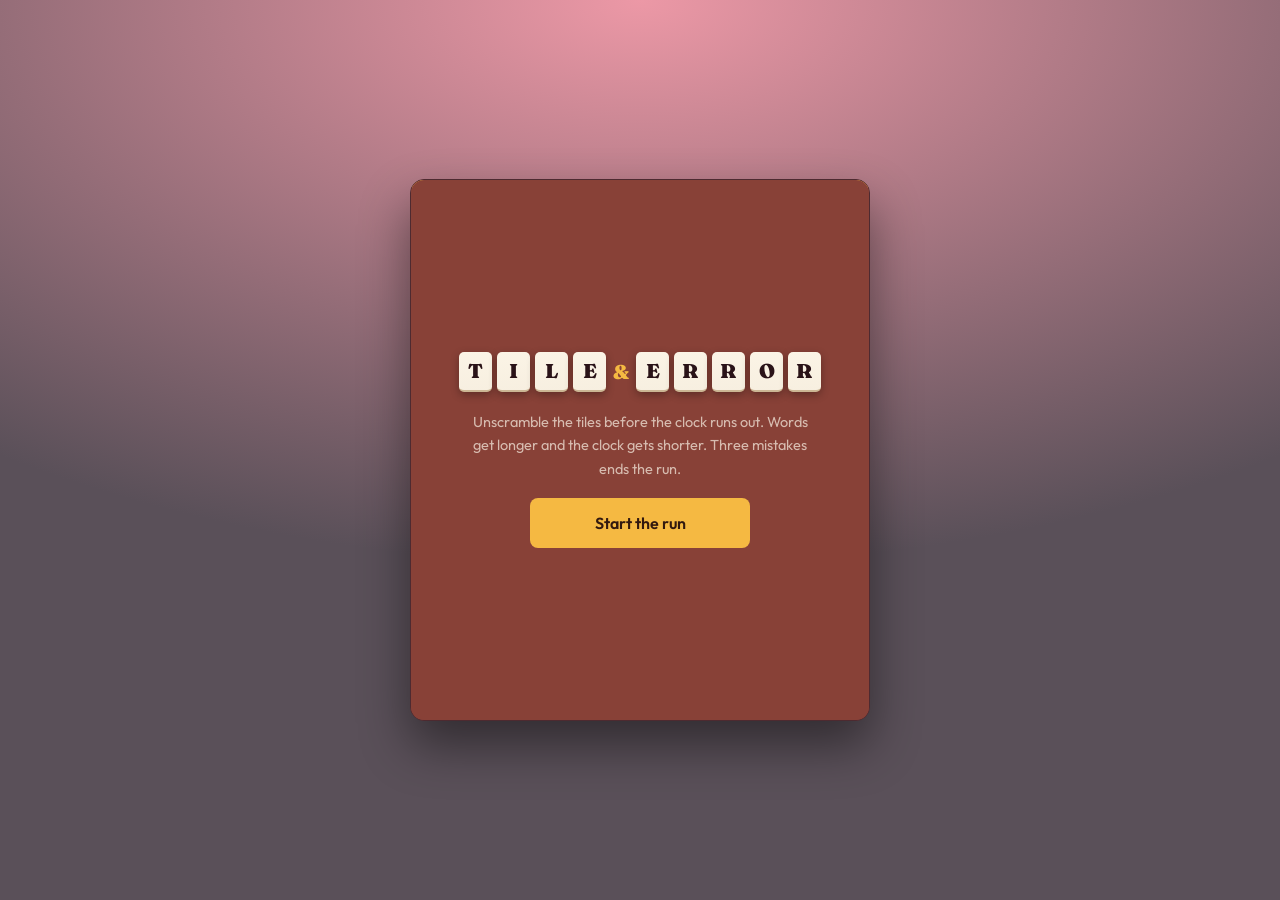
<file: WordRush/index.html>
<!DOCTYPE html>
<html lang="en">
<head>
<meta charset="UTF-8">
<meta name="viewport" content="width=device-width, initial-scale=1, viewport-fit=cover">
<title>Tile &amp; Error</title>
<link rel="preconnect" href="https://fonts.googleapis.com">
<link rel="preconnect" href="https://fonts.gstatic.com" crossorigin>
<link href="https://fonts.googleapis.com/css2?family=Fraunces:opsz,wght@9..144,600;9..144,900&family=Outfit:wght@400;500;600&display=swap" rel="stylesheet">
<link rel="stylesheet" href="./style.css">
<link rel="shortcut icon" type="image/jpg" href="[data-uri]"/>

</head>
<body>

<main class="board">

  <!-- start screen -->
  <section class="screen" id="startScreen">
    <div class="titlerack" aria-label="Tile and Error">
      <span class="tile">T</span><span class="tile">I</span><span class="tile">L</span><span class="tile">E</span>
      <span class="tile amp">&amp;</span>
      <span class="tile">E</span><span class="tile">R</span><span class="tile">R</span><span class="tile">O</span><span class="tile">R</span>
    </div>
    <p>Unscramble the tiles before the clock runs out. Words get longer and the clock gets shorter. Three mistakes ends the run.</p>
    <button class="primary" id="startBtn">Start the run</button>
  </section>

  <!-- game over screen -->
  <section class="screen" id="overScreen" hidden>
    <h2 class="wordmark" style="font-size:24px">Run over</h2>
    <div class="tally">
      <div>score<b class="gold" id="finalScore">0</b></div>
      <div>level<b id="finalLevel">1</b></div>
      <div>best<b id="finalBest">0</b></div>
    </div>
    <p class="final-word" id="finalWord"></p>
    <button class="primary" id="againBtn">Play again</button>
  </section>

  <div class="rail" id="rail"><span id="railFill"></span></div>

  <header>
    <div class="wordmark">Tile <em>&amp;</em> Error</div>
    <div class="status">
      <span class="secs" id="secsOut">30s</span>
      <span>level <b id="levelOut">1</b></span>
      <span class="lives" id="lives" aria-label="lives remaining">
        <i></i><i></i><i></i>
      </span>
    </div>
  </header>

  <div class="play">
    <div class="rack" id="rack"></div>

    <p class="hint" id="hint">Hint locked. You have three for the whole run.</p>

    <input type="text" id="answer" spellcheck="false" autocomplete="off"
           autocapitalize="off" placeholder="Type the word">

    <p class="msg" id="msg" role="status" aria-live="polite"></p>

    <button class="primary" id="checkBtn">Check word</button>
    <div class="minor">
      <button id="shuffleBtn">Shuffle</button>
      <button id="hintBtn">Hint (3)</button>
      <button id="skipBtn">Skip</button>
    </div>
  </div>

  <footer>
    <span>score <b id="scoreOut">0</b></span>
    <span>streak <b id="streakOut">&times;1</b></span>
    <span>best <b id="bestOut">0</b></span>
  </footer>

</main>

<script src="./script.js"></script>
</body>
</html>
</file>
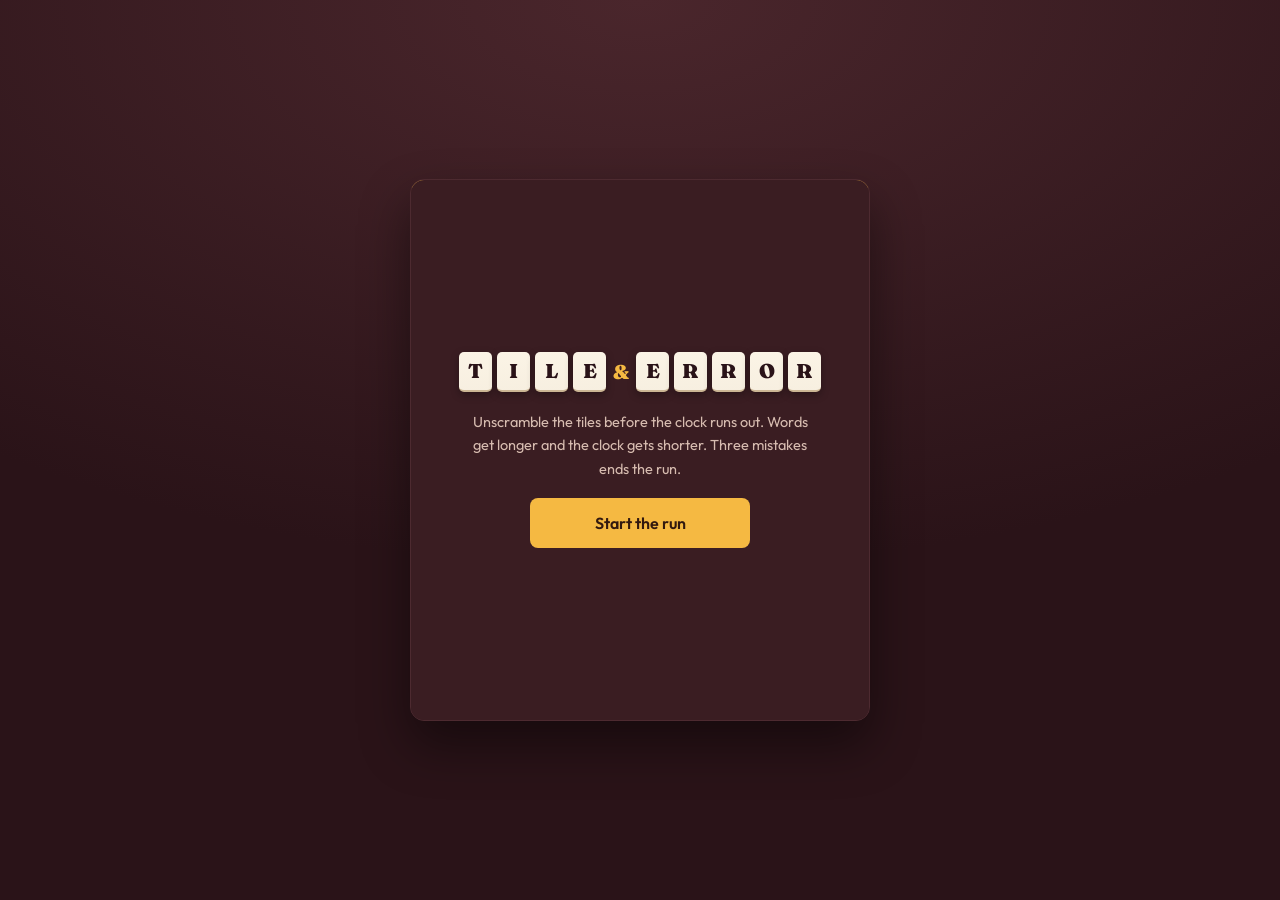
<file: WordRush/tile-and-error.html>
<!DOCTYPE html>
<html lang="en">
<head>
<meta charset="UTF-8">
<meta name="viewport" content="width=device-width, initial-scale=1, viewport-fit=cover">
<title>Tile &amp; Error</title>
<link rel="preconnect" href="https://fonts.googleapis.com">
<link rel="preconnect" href="https://fonts.gstatic.com" crossorigin>
<link href="https://fonts.googleapis.com/css2?family=Fraunces:opsz,wght@9..144,600;9..144,900&family=Outfit:wght@400;500;600&display=swap" rel="stylesheet">
<link rel="shortcut icon" type="image/jpg" href="[data-uri]"/>

<style>
  :root{
    color-scheme: dark;
    --board:#3a1d22;
    --board-deep:#2a1318;
    --board-edge:#4d2a30;
    --bone:#f7efe0;
    --bone-edge:#cbb694;
    --ink:#2a1318;
    --mustard:#f5b942;
    --sage:#a9d98c;
    --rust:#ff8f70;
    --paper:#fdf6ec;
    --muted:#d7bcb0;
    box-sizing:border-box;
    padding-top: env(safe-area-inset-top, 0px);
    padding-bottom: env(safe-area-inset-bottom, 0px);
  }
  *,*::before,*::after{box-sizing:border-box;margin:0;padding:0}
  html{height:100%}
  body{
    min-height:100%;
    display:flex;
    align-items:center;
    justify-content:center;
    padding:24px 14px;
    background:var(--board-deep);
    background-image:
      radial-gradient(120% 90% at 50% 0%, #4a262c 0%, #2a1318 70%);
    font-family:"Outfit","Helvetica Neue",Arial,sans-serif;
    color:var(--paper);
    -webkit-font-smoothing:antialiased;
  }

  .board{
    width:100%;
    max-width:460px;
    background:var(--board);
    border:1px solid var(--board-edge);
    border-radius:14px;
    box-shadow:0 24px 50px rgba(0,0,0,.45), inset 0 1px 0 rgba(255,255,255,.05);
    overflow:hidden;
    position:relative;
  }

  /* ---------- timer rail ---------- */
  .rail{height:8px;background:rgba(0,0,0,.4)}
  .rail span{
    display:block;height:100%;width:100%;
    background:var(--mustard);
    box-shadow:0 0 12px rgba(245,185,66,.5);
    transition:width .1s linear, background-color .3s ease;
  }
  .rail.low span{background:var(--rust);box-shadow:0 0 14px rgba(255,143,112,.6)}

  /* ---------- header ---------- */
  header{
    display:flex;align-items:baseline;justify-content:space-between;gap:12px;
    padding:16px 20px 14px;
    border-bottom:1px solid var(--board-edge);
  }
  .wordmark{
    font-family:"Fraunces","Iowan Old Style",Georgia,serif;
    font-weight:900;font-size:19px;letter-spacing:-.01em;color:var(--paper);
  }
  .wordmark em{font-style:normal;color:var(--mustard)}
  .status{display:flex;align-items:center;gap:13px;font-size:14px;color:var(--muted)}
  .status b{color:var(--paper);font-weight:600}
  .status .secs{
    font-variant-numeric:tabular-nums;
    color:var(--mustard);font-weight:600;
  }
  .status .secs.low{color:var(--rust)}
  .lives{display:flex;gap:4px}
  .lives i{
    width:10px;height:13px;border-radius:2px;
    background:var(--bone);border:1px solid var(--bone-edge);
    transition:background-color .3s ease, opacity .3s ease;
  }
  .lives i.gone{background:transparent;border-color:var(--board-edge);opacity:.6}

  /* ---------- play area ---------- */
  .play{padding:26px 20px 22px}

  .rack{
    display:flex;flex-wrap:wrap;justify-content:center;gap:7px;
    min-height:62px;margin-bottom:22px;
  }
  .tile{
    width:44px;height:52px;
    display:flex;align-items:center;justify-content:center;
    background:linear-gradient(175deg,#fbf4e6,var(--bone));
    color:var(--ink);
    border-radius:5px;
    border-bottom:3px solid var(--bone-edge);
    font-family:"Fraunces","Iowan Old Style",Georgia,serif;
    font-weight:900;font-size:26px;line-height:1;
    text-transform:uppercase;
    user-select:none;
    box-shadow:0 3px 8px rgba(0,0,0,.3);
    animation:drop .32s cubic-bezier(.2,1.2,.4,1) backwards;
  }
  @keyframes drop{
    from{transform:translateY(-16px) rotate(-6deg);opacity:0}
    to{transform:none;opacity:1}
  }
  .rack.wrong{animation:shake .4s ease}
  @keyframes shake{
    20%{transform:translateX(-9px)} 40%{transform:translateX(8px)}
    60%{transform:translateX(-5px)} 80%{transform:translateX(3px)}
  }
  .rack.right .tile{background:linear-gradient(175deg,#d7e6c9,#b9d1a4);border-bottom-color:#8ba777}

  .hint{
    display:flex;align-items:center;gap:10px;
    min-height:48px;padding:12px 15px;margin-bottom:16px;
    background:rgba(0,0,0,.22);
    border-left:4px solid var(--board-edge);
    border-radius:0 6px 6px 0;
    font-size:15.5px;line-height:1.5;color:var(--muted);
  }
  .hint.open{
    border-left-color:var(--mustard);
    background:rgba(245,185,66,.12);
    color:var(--paper);font-weight:500;
  }

  input[type=text]{
    width:100%;height:52px;padding:0 16px;
    font-family:inherit;font-size:17px;letter-spacing:.06em;
    color:var(--paper);
    background:rgba(0,0,0,.28);
    border:1px solid var(--board-edge);
    border-radius:8px;
    outline:none;
    transition:border-color .2s ease, background-color .2s ease;
  }
  input::placeholder{color:#b2928a}
  input:focus{border-color:var(--mustard);background:rgba(0,0,0,.4)}

  .msg{
    display:flex;align-items:center;
    min-height:50px;margin:12px 0 16px;padding:12px 15px;
    border-radius:8px;
    border:1px solid transparent;
    background:rgba(0,0,0,.2);
    font-size:15.5px;font-weight:500;line-height:1.4;
    color:var(--muted);
  }
  .msg:empty{
    min-height:50px;background:rgba(0,0,0,.1);
    border:1px dashed var(--board-edge);
  }
  .msg.ok{
    color:#d7f0c0;background:rgba(169,217,140,.16);border-color:rgba(169,217,140,.5);
  }
  .msg.bad{
    color:#ffcdbc;background:rgba(255,143,112,.16);border-color:rgba(255,143,112,.5);
  }
  .msg.note{
    color:#ffe0a8;background:rgba(245,185,66,.14);border-color:rgba(245,185,66,.45);
  }
  .msg.pop{animation:pop .3s ease}
  @keyframes pop{from{transform:scale(.97);opacity:.4}to{transform:none;opacity:1}}

  button{
    font-family:inherit;cursor:pointer;border:none;outline:none;
    transition:transform .15s ease, background-color .2s ease, color .2s ease;
  }
  button:active{transform:scale(.97)}
  button:focus-visible{outline:2px solid var(--mustard);outline-offset:2px}

  .primary{
    width:100%;height:50px;
    background:var(--mustard);color:#32190f;
    font-size:16px;font-weight:600;border-radius:8px;
  }
  .primary:hover{background:#efb045}

  .minor{
    display:flex;gap:8px;margin-top:10px;
  }
  .minor button{
    flex:1;padding:12px 4px;
    background:rgba(255,255,255,.06);color:var(--paper);
    border:1px solid #63383f;border-radius:8px;
    font-size:14px;font-weight:500;
  }
  .minor button:hover:not(:disabled){color:var(--paper);background:rgba(255,255,255,.05)}
  .minor button:disabled{opacity:.35;cursor:not-allowed}

  footer{
    display:flex;justify-content:space-between;
    padding:14px 20px;border-top:1px solid var(--board-edge);
    font-size:14px;color:var(--muted);
  }
  footer b{color:var(--paper);font-weight:600;font-variant-numeric:tabular-nums}

  /* ---------- overlay screens ---------- */
  .screen{
    position:absolute;inset:0;z-index:5;
    display:flex;flex-direction:column;align-items:center;justify-content:center;
    gap:18px;padding:32px 26px;text-align:center;
    background:var(--board);
  }
  .screen[hidden]{display:none}
  .titlerack{display:flex;flex-wrap:wrap;justify-content:center;gap:5px}
  .titlerack .tile{width:33px;height:40px;font-size:20px;border-bottom-width:2px}
  .titlerack .amp{background:none;box-shadow:none;border:none;color:var(--mustard);width:20px}
  .screen p{max-width:34ch;font-size:14.5px;line-height:1.6;color:var(--muted)}
  .screen .primary{max-width:220px}
  .tally{
    display:flex;gap:28px;justify-content:center;
    font-size:13px;color:var(--muted);
  }
  .tally b{
    display:block;font-family:"Fraunces",Georgia,serif;font-weight:900;
    font-size:30px;color:var(--paper);line-height:1.2;
  }
  .tally b.gold{color:var(--mustard)}
  .final-word{font-size:14.5px;color:var(--muted)}
  .final-word b{color:var(--paper);font-weight:600;letter-spacing:.08em}

  @media (max-width:400px){
    .tile{width:38px;height:46px;font-size:22px}
    .play{padding:22px 16px 18px}
  }
  @media (prefers-reduced-motion:reduce){
    *{animation:none !important;transition:none !important}
  }
</style>
</head>
<body>

<main class="board">

  <!-- start screen -->
  <section class="screen" id="startScreen">
    <div class="titlerack" aria-label="Tile and Error">
      <span class="tile">T</span><span class="tile">I</span><span class="tile">L</span><span class="tile">E</span>
      <span class="tile amp">&amp;</span>
      <span class="tile">E</span><span class="tile">R</span><span class="tile">R</span><span class="tile">O</span><span class="tile">R</span>
    </div>
    <p>Unscramble the tiles before the clock runs out. Words get longer and the clock gets shorter. Three mistakes ends the run.</p>
    <button class="primary" id="startBtn">Start the run</button>
  </section>

  <!-- game over screen -->
  <section class="screen" id="overScreen" hidden>
    <h2 class="wordmark" style="font-size:24px">Run over</h2>
    <div class="tally">
      <div>score<b class="gold" id="finalScore">0</b></div>
      <div>level<b id="finalLevel">1</b></div>
      <div>best<b id="finalBest">0</b></div>
    </div>
    <p class="final-word" id="finalWord"></p>
    <button class="primary" id="againBtn">Play again</button>
  </section>

  <div class="rail" id="rail"><span id="railFill"></span></div>

  <header>
    <div class="wordmark">Tile <em>&amp;</em> Error</div>
    <div class="status">
      <span class="secs" id="secsOut">30s</span>
      <span>level <b id="levelOut">1</b></span>
      <span class="lives" id="lives" aria-label="lives remaining">
        <i></i><i></i><i></i>
      </span>
    </div>
  </header>

  <div class="play">
    <div class="rack" id="rack"></div>

    <p class="hint" id="hint">Hint locked. You have three for the whole run.</p>

    <input type="text" id="answer" spellcheck="false" autocomplete="off"
           autocapitalize="off" placeholder="Type the word">

    <p class="msg" id="msg" role="status" aria-live="polite"></p>

    <button class="primary" id="checkBtn">Check word</button>
    <div class="minor">
      <button id="shuffleBtn">Shuffle</button>
      <button id="hintBtn">Hint (3)</button>
      <button id="skipBtn">Skip</button>
    </div>
  </div>

  <footer>
    <span>score <b id="scoreOut">0</b></span>
    <span>streak <b id="streakOut">&times;1</b></span>
    <span>best <b id="bestOut">0</b></span>
  </footer>

</main>

<script>
const BANK = {
  easy: [
    ["okra","Green pod that turns slimy when cooked"],
    ["candy","Traded by the bagful every Halloween"],
    ["field","Open land where crops are grown"],
    ["taste","What the tongue is for"],
    ["group","A number of people or things together"],
    ["piano","Eighty-eight keys, black and white"],
    ["river","Fresh water heading for the sea"],
    ["cloud","Floats overhead and sometimes leaks"],
    ["bread","Flour, water, yeast, heat"],
    ["chair","Furniture built for one seated person"],
    ["lemon","Sour yellow citrus"],
    ["tiger","Striped big cat of Asia"],
    ["brush","Moves paint, or tidies hair"],
    ["ghost","Said to haunt the old house"],
    ["sugar","Spooned into tea"],
    ["knife","Blade for cutting at the table"],
    ["storm","Wind and rain arriving together"],
    ["mouse","A rodent, and a thing on your desk"],
    ["crown","Worn by a monarch"],
    ["beach","Where the sand meets the sea"],
    ["clock","Tells the time from the wall"],
    ["glove","Keeps one hand warm"],
    ["train","Runs on rails between stations"],
    ["honey","Made by bees, stolen by us"],
    ["shelf","A plank on the wall for books"],
    ["whale","Biggest animal in the ocean"],
    ["juice","Squeezed straight out of fruit"],
    ["cabin","Small wooden house in the woods"],
    ["flame","The visible part of a fire"],
    ["store","Large shop where goods are traded"]
  ],
  medium: [
    ["meeting","People gathering to talk business"],
    ["number","Symbol used for counting"],
    ["canvas","Cloth a painter works on"],
    ["garden","A plot kept for flowers and plants"],
    ["feather","The outer covering of a bird"],
    ["comfort","A pleasant feeling of ease"],
    ["tongue","The muscular organ of the mouth"],
    ["country","A politically defined region"],
    ["friend","Someone you chose, not inherited"],
    ["pocket","Sewn into clothes to carry small things"],
    ["needle","A thin, sharp metal pin"],
    ["expert","Someone who knows a field deeply"],
    ["second","One sixtieth of a minute"],
    ["resume","One page that tells them about you"],
    ["library","Borrow books from here"],
    ["pajamas","Many developers work in them"],
    ["guitar","Six strings over a hollow body"],
    ["bridge","Carries a road across the water"],
    ["castle","Stone fortress with towers"],
    ["dragon","Fire-breathing beast of legend"],
    ["market","Stalls selling produce"],
    ["pencil","Graphite wrapped in wood"],
    ["rocket","Burns fuel to reach orbit"],
    ["silver","Metal of the second-place medal"],
    ["winter","The coldest season"],
    ["puzzle","Pieces that only fit one way"],
    ["mirror","Shows you your own face"],
    ["island","Land with water all the way round"],
    ["forest","A dense stand of trees"],
    ["anchor","Dropped to hold a ship in place"],
    ["candle","Wax wrapped around a wick"],
    ["desert","Dry land where rain rarely falls"],
    ["engine","Turns fuel into motion"],
    ["fossil","Ancient remains left in rock"],
    ["hammer","Drives the nail home"],
    ["jungle","Thick tropical forest"],
    ["kitchen","The room where meals are made"],
    ["lantern","A portable light with a handle"],
    ["monster","What children fear under the bed"],
    ["octopus","Eight arms and three hearts"],
    ["pyramid","Tomb built in ancient Egypt"],
    ["quarter","One of four equal parts"],
    ["respect","Earned rather than demanded"],
    ["thunder","The sound that follows the flash"],
    ["village","Smaller than a town"],
    ["whisper","Speech without any voice behind it"],
    ["diamond","The hardest natural gem"],
    ["gravity","What keeps you on the ground"],
    ["harvest","Bringing the crop in"],
    ["journey","Travel from one place to another"],
    ["machine","Does work through moving parts"],
    ["mystery","A question with no answer yet"]
  ],
  hard: [
    ["addition","Putting numbers together"],
    ["exchange","Trading one thing for another"],
    ["position","Where someone or something sits"],
    ["expansion","The process of growing outward"],
    ["statement","Something formally declared"],
    ["photograph","A single moment, frozen"],
    ["autonomy","A region that governs itself"],
    ["alphabet","Everything from A to Z"],
    ["elephant","Trunk, tusks and very large ears"],
    ["festival","Days given over to music and food"],
    ["hospital","Where the sick are treated"],
    ["mountain","Climbed rather than walked around"],
    ["notebook","Bound pages waiting to be filled"],
    ["sandwich","A filling between two slices"],
    ["umbrella","Opened the moment it rains"],
    ["adventure","A trip with some risk in it"],
    ["chocolate","Made from roasted cocoa beans"],
    ["dangerous","Likely to cause harm"],
    ["education","What school is supposed to give you"],
    ["furniture","Tables, chairs and beds as a group"],
    ["guarantee","A promise that it will work"],
    ["happiness","What everyone claims to be after"],
    ["knowledge","What learning leaves behind"],
    ["landscape","The view across open country"],
    ["necessary","Cannot be done without"],
    ["orchestra","Many instruments, one conductor"],
    ["paragraph","A block of related sentences"],
    ["signature","Your own name in your own hand"],
    ["telescope","Brings the stars a little closer"],
    ["laboratory","Where the experiments are run"],
    ["generation","Everyone born at roughly the same time"],
    ["imagination","Seeing what isn't there"],
    ["temperature","Measured in degrees"],
    ["information","Facts that remove some doubt"],
    ["celebration","A party with a reason behind it"],
    ["opportunity","A chance worth taking"],
    ["competition","Rivals going after one prize"]
  ]
};

const el = id => document.getElementById(id);
const rack = el("rack"), hintBox = el("hint"), input = el("answer"), msgBox = el("msg"),
      railFill = el("railFill"), rail = el("rail"), livesBox = el("lives"),
      levelOut = el("levelOut"), scoreOut = el("scoreOut"),
      streakOut = el("streakOut"), bestOut = el("bestOut");

const MAX_LIVES = 3, MAX_HINTS = 3;
let word, hintText, level, score, streak, lives, hints, best = 0,
    hintUsed, roundTime, msLeft, ticker, used = [], lastPraise = "";

try { best = parseInt(localStorage.getItem("tileError.best") || "0", 10) || 0; } catch (e) {}
const saveBest = () => { try { localStorage.setItem("tileError.best", String(best)); } catch (e) {} };

const pick = a => a[Math.floor(Math.random() * a.length)];

function tierFor(lv){
  if (lv <= 3) return "easy";
  if (lv <= 8) return Math.random() < 0.25 ? "easy" : "medium";
  if (lv <= 14) return Math.random() < 0.55 ? "medium" : "hard";
  return Math.random() < 0.2 ? "medium" : "hard";
}

// clock shrinks from 30s down to a 12s floor
const timeFor = lv => Math.max(12, 30 - Math.floor((lv - 1) / 2) * 2);

function scramble(w){
  let out = w;
  for (let guard = 0; guard < 12 && out === w; guard++){
    const a = w.split("");
    for (let i = a.length - 1; i > 0; i--){
      const j = Math.floor(Math.random() * (i + 1));
      [a[i], a[j]] = [a[j], a[i]];
    }
    out = a.join("");
  }
  return out;
}

const sorted = w => w.split("").sort().join("");

function distance(a, b){
  const m = [];
  for (let i = 0; i <= b.length; i++) m[i] = [i];
  for (let j = 0; j <= a.length; j++) m[0][j] = j;
  for (let i = 1; i <= b.length; i++)
    for (let j = 1; j <= a.length; j++)
      m[i][j] = b[i-1] === a[j-1] ? m[i-1][j-1]
        : Math.min(m[i-1][j-1] + 1, m[i][j-1] + 1, m[i-1][j] + 1);
  return m[b.length][a.length];
}

function say(text, kind){
  msgBox.textContent = text;
  msgBox.className = "msg" + (kind ? " " + kind : "");
  if (text){
    void msgBox.offsetWidth;
    msgBox.classList.add("pop");
  }
}

function drawRack(letters){
  rack.className = "rack";
  rack.innerHTML = "";
  letters.split("").forEach((ch, i) => {
    const t = document.createElement("span");
    t.className = "tile";
    t.textContent = ch;
    t.style.animationDelay = (i * 35) + "ms";
    rack.appendChild(t);
  });
}

function paintHud(){
  levelOut.textContent = level;
  scoreOut.textContent = score.toLocaleString();
  streakOut.innerHTML = "&times;" + multiplier().toFixed(2).replace(/\.00$/, "");
  bestOut.textContent = best.toLocaleString();
  el("hintBtn").textContent = "Hint (" + hints + ")";
  el("hintBtn").disabled = hints === 0 || hintUsed;
  [...livesBox.children].forEach((pip, i) => pip.classList.toggle("gone", i >= lives));
}

const multiplier = () => Math.min(3, 1 + streak * 0.25);

function startClock(seconds){
  clearInterval(ticker);
  roundTime = seconds * 1000;
  msLeft = roundTime;
  rail.classList.remove("low");
  railFill.style.width = "100%";
  const secsOut = el("secsOut");
  secsOut.textContent = seconds + "s";
  secsOut.classList.remove("low");
  ticker = setInterval(() => {
    msLeft -= 100;
    const pct = Math.max(0, msLeft / roundTime) * 100;
    railFill.style.width = pct + "%";
    secsOut.textContent = Math.max(0, Math.ceil(msLeft / 1000)) + "s";
    rail.classList.toggle("low", pct < 30);
    secsOut.classList.toggle("low", pct < 30);
    if (msLeft <= 0) timeUp();
  }, 100);
}

function timeUp(){
  clearInterval(ticker);
  lives--;
  streak = 0;
  paintHud();
  if (lives <= 0) return endRun("Time ran out on " + word.toUpperCase() + ".");
  say("Out of time. The word was " + word.toUpperCase() + ". " +
      lives + (lives === 1 ? " life" : " lives") + " left.", "bad");
  setTimeout(nextWord, 1400);
}

function nextWord(){
  const tier = tierFor(level);
  let entry, guard = 0;
  do { entry = pick(BANK[tier]); guard++; } while (used.includes(entry[0]) && guard < 40);

  used.push(entry[0]);
  if (used.length > 45) used.shift();

  word = entry[0];
  hintText = entry[1];
  hintUsed = false;

  drawRack(scramble(word));
  hintBox.className = "hint";
  hintBox.textContent = hints > 0
    ? "Hint locked. " + hints + (hints === 1 ? " left for the run." : " left for the run.")
    : "No hints left. You're on your own.";
  input.value = "";
  input.maxLength = word.length;
  input.focus();
  paintHud();
  startClock(timeFor(level));
}

const PRAISE = ["Solved.", "Clean.", "Got it.", "Unlocked.", "Cracked it."];

function check(){
  const guess = input.value.toLowerCase().replace(/[^a-z]/g, "");

  if (!guess) return say("Type a word first.", "bad");

  if (guess !== word){
    rack.classList.remove("wrong");
    void rack.offsetWidth;
    rack.classList.add("wrong");

    if (sorted(guess) === sorted(word)){
      say("Right letters, wrong order. Rearrange them.", "bad");
    } else if (guess.length !== word.length){
      say("You typed " + guess.length + " letters. The word has " + word.length + ".", "bad");
    } else {
      const d = distance(guess, word);
      say(d <= 2
        ? "Nearly — " + d + (d === 1 ? " letter is" : " letters are") + " wrong."
        : "Not this one. Use every tile on the rack, once each.", "bad");
    }
    input.select();
    return;
  }

  // correct
  clearInterval(ticker);
  rack.classList.add("right");

  const secsLeft = Math.max(0, msLeft / 1000);
  const speedBonus = Math.round(secsLeft * 6 * (hintUsed ? 0.5 : 1));
  const base = word.length * 12;
  const gained = Math.round((base + speedBonus) * multiplier());

  score += gained;
  streak++;
  level++;
  if (score > best){ best = score; saveBest(); }

  let praise;
  do { praise = pick(PRAISE); } while (praise === lastPraise && PRAISE.length > 1);
  lastPraise = praise;

  const streakNote = streak >= 3 ? " " + streak + " in a row, multiplier now \u00d7" +
        multiplier().toFixed(2).replace(/\.00$/, "") + "." : "";
  say(praise + " " + word.toUpperCase() + " for " + gained + " points." + streakNote, "ok");
  paintHud();
  setTimeout(nextWord, 900);
}

function useHint(){
  if (hints === 0 || hintUsed) return;
  hints--;
  hintUsed = true;
  hintBox.className = "hint open";
  hintBox.textContent = hintText;
  say("Hint spent, " + hints + " left. Half speed bonus this round.", "note");
  paintHud();
  input.focus();
}

function shuffle(){
  drawRack(scramble(word));
  input.focus();
}

function skip(){
  clearInterval(ticker);
  streak = 0;
  say("Skipped " + word.toUpperCase() + ". Streak back to \u00d71.", "note");
  paintHud();
  setTimeout(nextWord, 1100);
}

function startRun(){
  level = 1; score = 0; streak = 0; lives = MAX_LIVES; hints = MAX_HINTS;
  used = []; lastPraise = "";
  el("startScreen").hidden = true;
  el("overScreen").hidden = true;
  say("Rearrange the tiles into a real word, then press Enter.", "note");
  paintHud();
  nextWord();
}

function endRun(reason){
  clearInterval(ticker);
  railFill.style.width = "0%";
  if (score > best){ best = score; saveBest(); }
  el("finalScore").textContent = score.toLocaleString();
  el("finalLevel").textContent = level;
  el("finalBest").textContent = best.toLocaleString();
  el("finalWord").innerHTML = reason.replace(/([A-Z]{3,})/, "<b>$1</b>");
  el("overScreen").hidden = false;
}

el("startBtn").addEventListener("click", startRun);
el("againBtn").addEventListener("click", startRun);
el("checkBtn").addEventListener("click", check);
el("shuffleBtn").addEventListener("click", shuffle);
el("hintBtn").addEventListener("click", useHint);
el("skipBtn").addEventListener("click", skip);
input.addEventListener("keydown", e => { if (e.key === "Enter") check(); });

bestOut.textContent = best.toLocaleString();
</script>
</body>
</html>
</file>
<file: WordRush/style.css>
:root{
    color-scheme: dark;
    --board:#884137;
    --board-deep:#2a1318;
    --board-edge:#4d2a30;
    --bone:#f7efe0;
    --bone-edge:#cbb694;
    --ink:#2a1318;
    --mustard:#f5b942;
    --sage:#a9d98c;
    --rust:#ff8f70;
    --paper:#fdf6ec;
    --muted:#d7bcb0;
    box-sizing:border-box;
    padding-top: env(safe-area-inset-top, 0px);
    padding-bottom: env(safe-area-inset-bottom, 0px);
  }
  *,*::before,*::after{box-sizing:border-box;margin:0;padding:0}
  html{height:100%}
  body{
    min-height:100%;
    display:flex;
    align-items:center;
    justify-content:center;
    padding:24px 14px;
    background:var(--board-deep);
    background-image:
      radial-gradient(120% 90% at 50% 0%, #ec98a6 0%, #5a5059 70%);
    font-family:"Outfit","Helvetica Neue",Arial,sans-serif;
    color:var(--paper);
    -webkit-font-smoothing:antialiased;
  }

  .board{
    width:100%;
    max-width:460px;
    background:var(--board);
    border:1px solid var(--board-edge);
    border-radius:14px;
    box-shadow:0 24px 50px rgba(0,0,0,.45), inset 0 1px 0 rgba(255,255,255,.05);
    overflow:hidden;
    position:relative;
  }

  /* ---------- timer rail ---------- */
  .rail{height:8px;background:rgba(0, 0, 0, 0.4)}
  .rail span{
    display:block;height:100%;width:100%;
    background:var(--mustard);
    box-shadow:0 0 12px rgba(245,185,66,.5);
    transition:width .1s linear, background-color .3s ease;
  }
  .rail.low span{background:var(--rust);box-shadow:0 0 14px rgba(255,143,112,.6)}

  /* ---------- header ---------- */
  header{
    display:flex;align-items:baseline;justify-content:space-between;gap:12px;
    padding:16px 20px 14px;
    border-bottom:1px solid var(--board-edge);
  }
  .wordmark{
    font-family:"Fraunces","Iowan Old Style",Georgia,serif;
    font-weight:900;font-size:19px;letter-spacing:-.01em;color:var(--paper);
  }
  .wordmark em{font-style:normal;color:var(--mustard)}
  .status{display:flex;align-items:center;gap:13px;font-size:14px;color:var(--muted)}
  .status b{color:var(--paper);font-weight:600}
  .status .secs{
    font-variant-numeric:tabular-nums;
    color:var(--mustard);font-weight:600;
  }
  .status .secs.low{color:var(--rust)}
  .lives{display:flex;gap:4px}
  .lives i{
    width:10px;height:13px;border-radius:2px;
    background:var(--bone);border:1px solid var(--bone-edge);
    transition:background-color .3s ease, opacity .3s ease;
  }
  .lives i.gone{background:transparent;border-color:var(--board-edge);opacity:.6}

  /* ---------- play area ---------- */
  .play{padding:26px 20px 22px}

  .rack{
    display:flex;flex-wrap:wrap;justify-content:center;gap:7px;
    min-height:62px;margin-bottom:22px;
  }
  .tile{
    width:44px;height:52px;
    display:flex;align-items:center;justify-content:center;
    background:linear-gradient(175deg,#fbf4e6,var(--bone));
    color:var(--ink);
    border-radius:5px;
    border-bottom:3px solid var(--bone-edge);
    font-family:"Fraunces","Iowan Old Style",Georgia,serif;
    font-weight:900;font-size:26px;line-height:1;
    text-transform:uppercase;
    user-select:none;
    box-shadow:0 3px 8px rgba(0,0,0,.3);
    animation:drop .32s cubic-bezier(.2,1.2,.4,1) backwards;
  }
  @keyframes drop{
    from{transform:translateY(-16px) rotate(-6deg);opacity:0}
    to{transform:none;opacity:1}
  }
  .rack.wrong{animation:shake .4s ease}
  @keyframes shake{
    20%{transform:translateX(-9px)} 40%{transform:translateX(8px)}
    60%{transform:translateX(-5px)} 80%{transform:translateX(3px)}
  }
  .rack.right .tile{background:linear-gradient(175deg,#d7e6c9,#b9d1a4);border-bottom-color:#8ba777}

  .hint{
    display:flex;align-items:center;gap:10px;
    min-height:48px;padding:12px 15px;margin-bottom:16px;
    background:rgba(0,0,0,.22);
    border-left:4px solid var(--board-edge);
    border-radius:0 6px 6px 0;
    font-size:15.5px;line-height:1.5;color:var(--muted);
  }
  .hint.open{
    border-left-color:var(--mustard);
    background:rgba(245,185,66,.12);
    color:var(--paper);font-weight:500;
  }

  input[type=text]{
    width:100%;height:52px;padding:0 16px;
    font-family:inherit;font-size:17px;letter-spacing:.06em;
    color:var(--paper);
    background:rgba(0,0,0,.28);
    border:1px solid var(--board-edge);
    border-radius:8px;
    outline:none;
    transition:border-color .2s ease, background-color .2s ease;
  }
  input::placeholder{color:#b2928a}
  input:focus{border-color:var(--mustard);background:rgba(0,0,0,.4)}

  .msg{
    display:flex;align-items:center;
    min-height:50px;margin:12px 0 16px;padding:12px 15px;
    border-radius:8px;
    border:1px solid transparent;
    background:rgba(0,0,0,.2);
    font-size:15.5px;font-weight:500;line-height:1.4;
    color:var(--muted);
  }
  .msg:empty{
    min-height:50px;background:rgba(0,0,0,.1);
    border:1px dashed var(--board-edge);
  }
  .msg.ok{
    color:#d7f0c0;background:rgba(169,217,140,.16);border-color:rgba(169,217,140,.5);
  }
  .msg.bad{
    color:#ffcdbc;background:rgba(255,143,112,.16);border-color:rgba(255,143,112,.5);
  }
  .msg.note{
    color:#ffe0a8;background:rgba(245,185,66,.14);border-color:rgba(245,185,66,.45);
  }
  .msg.pop{animation:pop .3s ease}
  @keyframes pop{from{transform:scale(.97);opacity:.4}to{transform:none;opacity:1}}

  button{
    font-family:inherit;cursor:pointer;border:none;outline:none;
    transition:transform .15s ease, background-color .2s ease, color .2s ease;
  }
  button:active{transform:scale(.97)}
  button:focus-visible{outline:2px solid var(--mustard);outline-offset:2px}

  .primary{
    width:100%;height:50px;
    background:var(--mustard);color:#32190f;
    font-size:16px;font-weight:600;border-radius:8px;
  }
  .primary:hover{background:#efb045}

  .minor{
    display:flex;gap:8px;margin-top:10px;
  }
  .minor button{
    flex:1;padding:12px 4px;
    background:rgba(255,255,255,.06);color:var(--paper);
    border:1px solid #63383f;border-radius:8px;
    font-size:14px;font-weight:500;
  }
  .minor button:hover:not(:disabled){color:var(--paper);background:rgba(255,255,255,.05)}
  .minor button:disabled{opacity:.35;cursor:not-allowed}

  footer{
    display:flex;justify-content:space-between;
    padding:14px 20px;border-top:1px solid var(--board-edge);
    font-size:14px;color:var(--muted);
  }
  footer b{color:var(--paper);font-weight:600;font-variant-numeric:tabular-nums}

  /* ---------- overlay screens ---------- */
  .screen{
    position:absolute;inset:0;z-index:5;
    display:flex;flex-direction:column;align-items:center;justify-content:center;
    gap:18px;padding:32px 26px;text-align:center;
    background:var(--board);
  }
  .screen[hidden]{display:none}
  .titlerack{display:flex;flex-wrap:wrap;justify-content:center;gap:5px}
  .titlerack .tile{width:33px;height:40px;font-size:20px;border-bottom-width:2px}
  .titlerack .amp{background:none;box-shadow:none;border:none;color:var(--mustard);width:20px}
  .screen p{max-width:34ch;font-size:14.5px;line-height:1.6;color:var(--muted)}
  .screen .primary{max-width:220px}
  .tally{
    display:flex;gap:28px;justify-content:center;
    font-size:13px;color:var(--muted);
  }
  .tally b{
    display:block;font-family:"Fraunces",Georgia,serif;font-weight:900;
    font-size:30px;color:var(--paper);line-height:1.2;
  }
  .tally b.gold{color:var(--mustard)}
  .final-word{font-size:14.5px;color:var(--muted)}
  .final-word b{color:var(--paper);font-weight:600;letter-spacing:.08em}

  @media (max-width:400px){
    .tile{width:38px;height:46px;font-size:22px}
    .play{padding:22px 16px 18px}
  }
  @media (prefers-reduced-motion:reduce){
    *{animation:none !important;transition:none !important}
  }
</file>
